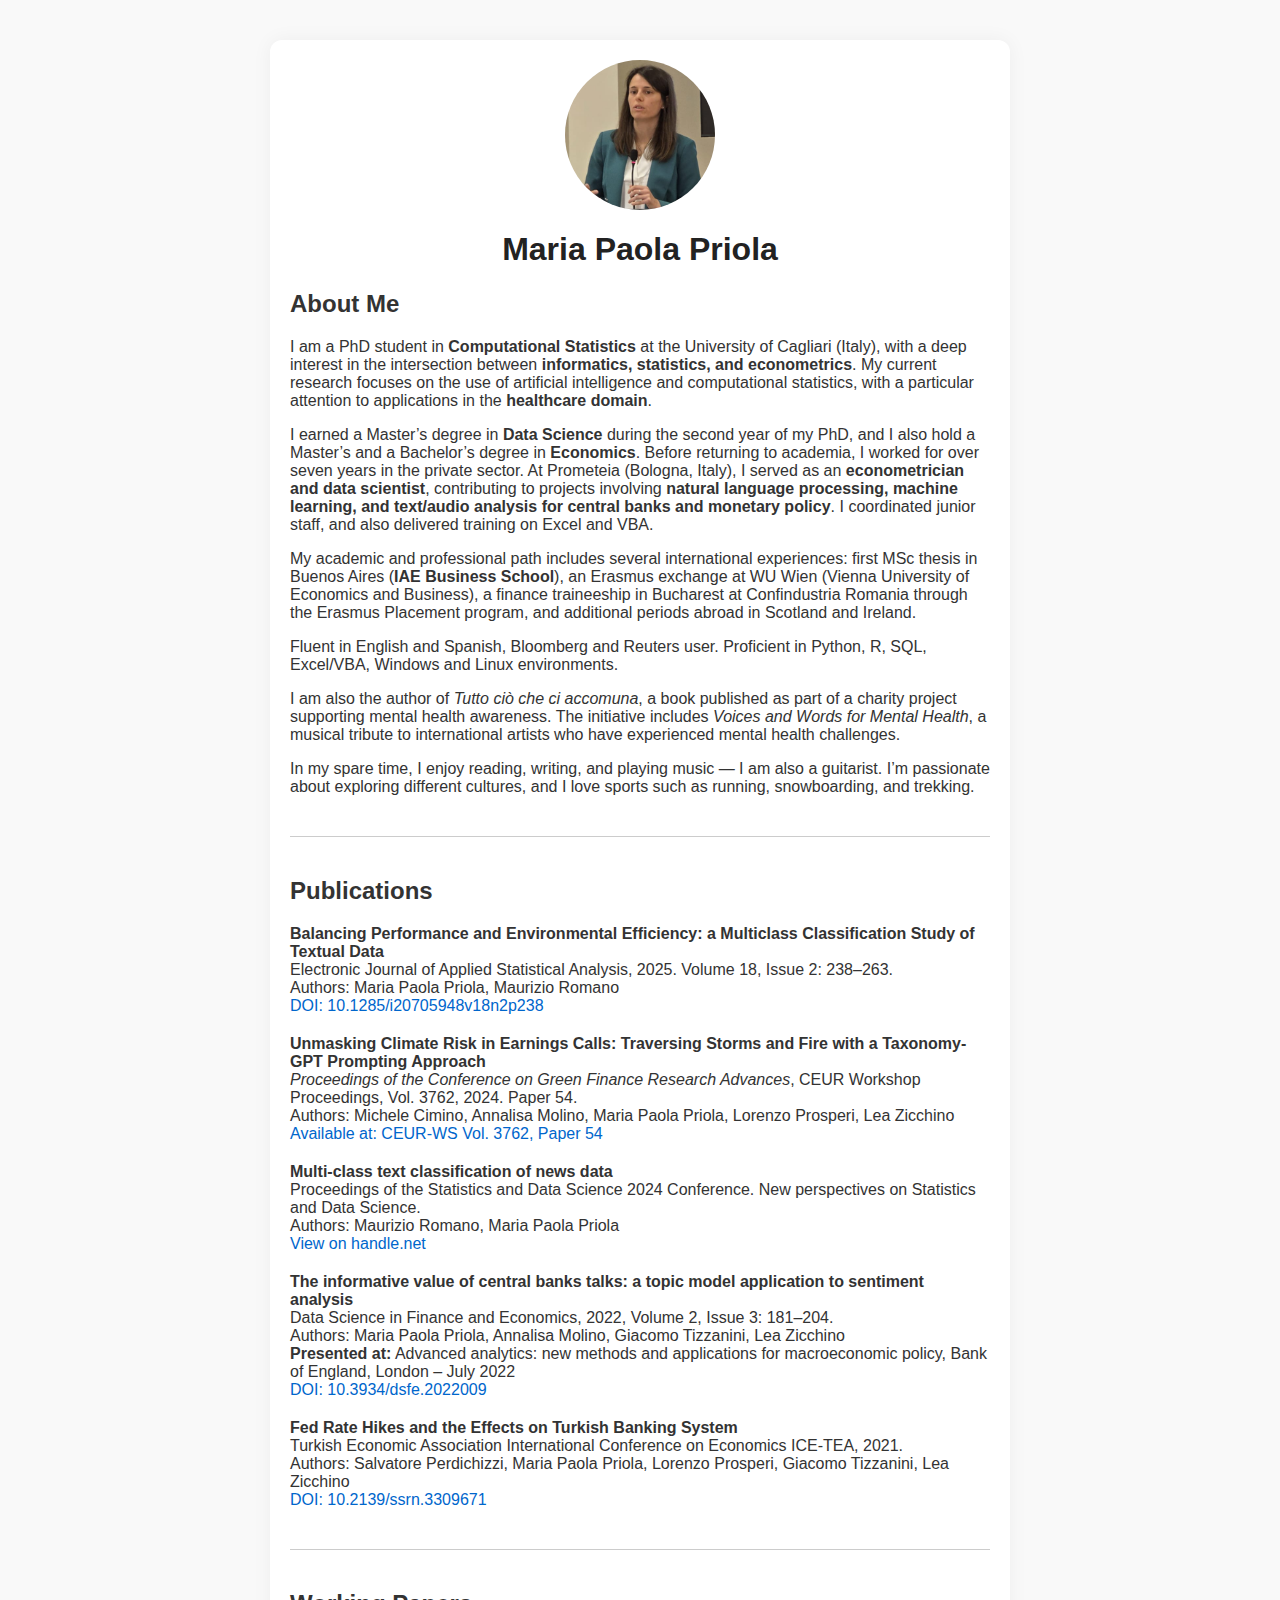
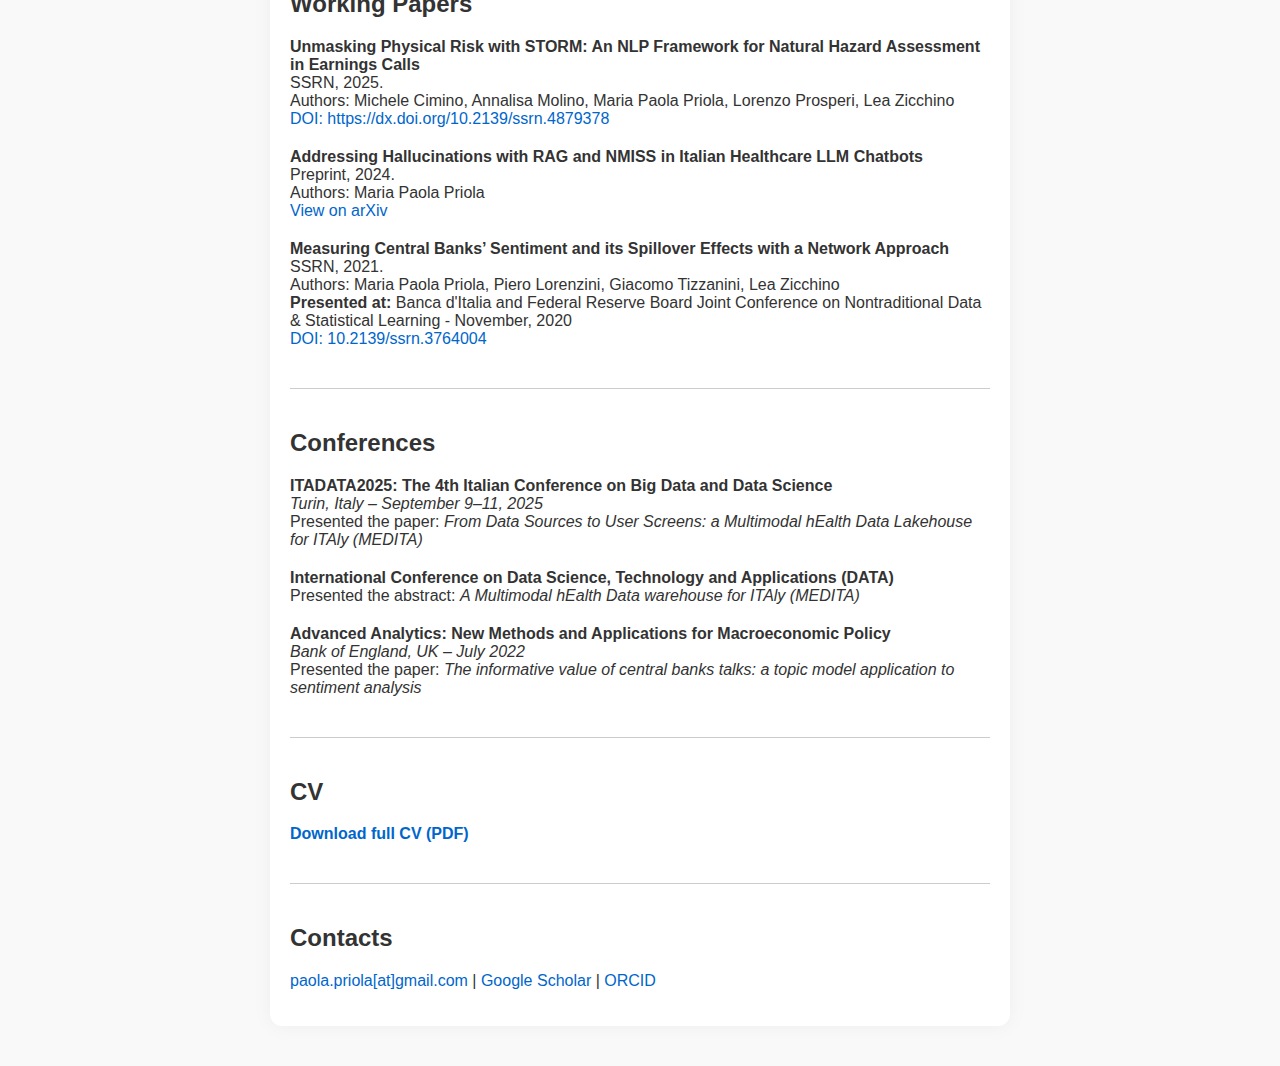
<file: index.html>
<!DOCTYPE html>
<html lang="en">
<head>
    <meta charset="UTF-8">
    <title>Maria Paola Priola</title>
    <link rel="stylesheet" href="style.css">
</head>
<body>
    <div class="container">
        <img src="foto_linkedin.jpg" alt="Maria Paola Priola" class="profile-pic">
        <h1>Maria Paola Priola</h1>
		
		<h2>About Me</h2>
		
        <p>I am a PhD student in <strong>Computational Statistics</strong> at the University of Cagliari (Italy), with a deep interest in the intersection between <strong>informatics, statistics, and econometrics</strong>. My current research focuses on the use of artificial intelligence and computational statistics, with a particular attention to applications in the <strong>healthcare domain</strong>.</p>
        <p>I earned a Master’s degree in <strong>Data Science</strong> during the second year of my PhD, and I also hold a Master’s and a Bachelor’s degree in <strong>Economics</strong>. Before returning to academia, I worked for over seven years in the private sector. At Prometeia (Bologna, Italy), I served as an <strong>econometrician and data scientist</strong>, contributing to projects involving <strong>natural language processing, machine learning, and text/audio analysis for central banks and monetary policy</strong>. I coordinated junior staff, and also delivered training on Excel and VBA.</p>
        <p>My academic and professional path includes several international experiences: first MSc thesis in Buenos Aires (<strong>IAE Business School</strong>), an Erasmus exchange at WU Wien (Vienna University of Economics and Business), a finance traineeship in Bucharest at Confindustria Romania through the Erasmus Placement program, and additional periods abroad in Scotland and Ireland.</p>
		<p>Fluent in English and Spanish, Bloomberg and Reuters user. Proficient in Python, R, SQL, Excel/VBA, Windows and Linux environments.</p>
        <p>I am also the author of <em>Tutto ciò che ci accomuna</em>, a book published as part of a charity project supporting mental health awareness. The initiative includes <em>Voices and Words for Mental Health</em>, a musical tribute to international artists who have experienced mental health challenges.</p>
		<p>In my spare time, I enjoy reading, writing, and playing music — I am also a guitarist. I’m passionate about exploring different cultures, and I love sports such as running, snowboarding, and trekking.</p>
		
		<hr style="margin: 40px 0; border: none; border-top: 1px solid #ccc;">
      
<h2>Publications</h2>
	<ul>
		<li>
			<strong>Balancing Performance and Environmental Efficiency: a Multiclass Classification Study of Textual Data</strong><br>
			Electronic Journal of Applied Statistical Analysis, 2025. Volume 18, Issue 2: 238–263.<br>
			Authors: Maria Paola Priola, Maurizio Romano<br>
			<a href="https://dx.doi.org/10.1285/i20705948v18n2p238">DOI: 10.1285/i20705948v18n2p238</a>
		</li>
		<li>
			<strong>Unmasking Climate Risk in Earnings Calls: Traversing Storms and Fire with a Taxonomy-GPT Prompting Approach</strong><br>
			<em>Proceedings of the Conference on Green Finance Research Advances</em>, CEUR Workshop Proceedings, Vol. 3762, 2024. Paper 54.<br>
			Authors: Michele Cimino, Annalisa Molino, Maria Paola Priola, Lorenzo Prosperi, Lea Zicchino<br>
			<a href="https://ceur-ws.org/Vol-3762/546.pdf">Available at: CEUR-WS Vol. 3762, Paper 54</a>
		</li>
		<li>
			<strong>Multi-class text classification of news data</strong><br>
			Proceedings of the Statistics and Data Science 2024 Conference. New perspectives on Statistics and Data Science.<br>
			Authors: Maurizio Romano, Maria Paola Priola<br>
			<a href="https://hdl.handle.net/11584/420444">View on handle.net</a>
		</li>
		<li>
			<strong>The informative value of central banks talks: a topic model application to sentiment analysis</strong><br>
			Data Science in Finance and Economics, 2022, Volume 2, Issue 3: 181–204.<br>
			Authors: Maria Paola Priola, Annalisa Molino, Giacomo Tizzanini, Lea Zicchino<br>
			<strong>Presented at:</strong> Advanced analytics: new methods and applications for macroeconomic policy, Bank of England, London – July 2022<br>
			<a href="https://doi.org/10.3934/dsfe.2022009">DOI: 10.3934/dsfe.2022009</a>
		</li>
		<li>
			<strong>Fed Rate Hikes and the Effects on Turkish Banking System</strong><br>
			Turkish Economic Association International Conference on Economics ICE-TEA, 2021.<br>
			Authors: Salvatore Perdichizzi, Maria Paola Priola, Lorenzo Prosperi, Giacomo Tizzanini, Lea Zicchino<br>
			<a href="https://doi.org/10.2139/ssrn.3309671">DOI: 10.2139/ssrn.3309671</a>
		</li>
	</ul>

		
	<hr style="margin: 40px 0; border: none; border-top: 1px solid #ccc;">

		<h2>Working Papers</h2>
		<ul>
			<li>
                <strong>Unmasking Physical Risk with STORM: An NLP Framework for Natural Hazard Assessment in Earnings Calls</strong><br>
				 SSRN, 2025.<br>
                Authors: Michele Cimino, Annalisa Molino, Maria Paola Priola, Lorenzo Prosperi, Lea Zicchino<br>
                <a href="https://ssrn.com/abstract=4879378">DOI: https://dx.doi.org/10.2139/ssrn.4879378</a>
            </li>
			
			<li>
                <strong>Addressing Hallucinations with RAG and NMISS in Italian Healthcare LLM Chatbots</strong><br>
                Preprint, 2024.<br>
                Authors: Maria Paola Priola<br>
                <a href="https://arxiv.org/abs/2412.04235">View on arXiv</a>
            </li>
			
			 <li>
                <strong>Measuring Central Banks’ Sentiment and its Spillover Effects with a Network Approach</strong><br>
                SSRN, 2021.<br>
                Authors: Maria Paola Priola, Piero Lorenzini, Giacomo Tizzanini, Lea Zicchino<br>
				<strong>Presented at:</strong> Banca d'Italia and Federal Reserve Board Joint Conference on Nontraditional Data & Statistical Learning - November, 2020 <br>
                <a href="https://doi.org/10.2139/ssrn.3764004">DOI: 10.2139/ssrn.3764004</a>
            </li>
		</ul>

	<hr style="margin: 40px 0; border: none; border-top: 1px solid #ccc;">
	
	<h2>Conferences</h2>
		<ul>
			<li>
				<strong>ITADATA2025: The 4th Italian Conference on Big Data and Data Science</strong><br>
				<em>Turin, Italy – September 9–11, 2025</em><br>
				Presented the paper: <em>From Data Sources to User Screens: a Multimodal hEalth Data Lakehouse for ITAly (MEDITA)</em>
			</li>
			
			<li>
				<strong>International Conference on Data Science, Technology and Applications (DATA)</strong><br>
				Presented the abstract: <em>A Multimodal hEalth Data warehouse for ITAly (MEDITA)</em>
			</li>
			
			<li>
				<strong>Advanced Analytics: New Methods and Applications for Macroeconomic Policy</strong><br>
				<em>Bank of England, UK – July 2022</em><br>
				Presented the paper: <em>The informative value of central banks talks: a topic model application to sentiment analysis</em>
			</li>
		</ul>

	
		<hr style="margin: 40px 0; border: none; border-top: 1px solid #ccc;">

<h2>CV</h2>

	<p><strong><a href="CV_ENG.pdf" target="_blank">Download full CV (PDF)</a></strong></p>
	

	<hr style="margin: 40px 0; border: none; border-top: 1px solid #ccc;">	
	
<h2>Contacts</h2>
		<p>
			<a href="mailto:paola.priola[at]gmail.com">paola.priola[at]gmail.com</a> |
			<a href="https://scholar.google.it/citations?user=A-4bn-UAAAAJ&hl=it" target="_blank">Google Scholar</a> |
			<a href="https://orcid.org/0009-0002-4076-0103" target="_blank">ORCID</a>
		</p>
</footer>

    </div>
</body>
</html>
</file>
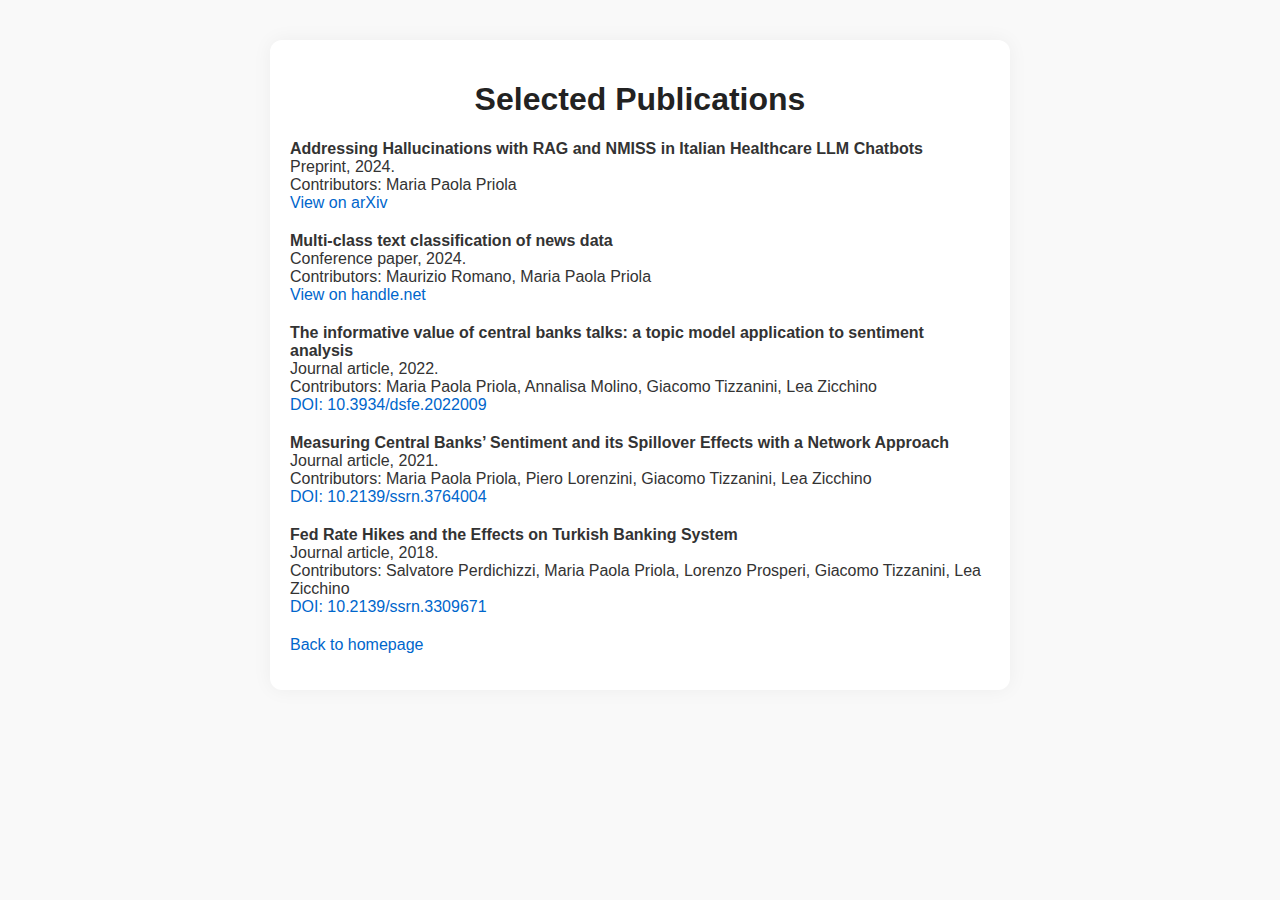
<file: publications.html>
<!DOCTYPE html>
<html lang="en">
<head>
    <meta charset="UTF-8">
    <title>Publications - Maria Paola Priola</title>
    <link rel="stylesheet" href="style.css">
</head>
<body>
    <div class="container">
        <h1>Selected Publications</h1>
        <ul>
            <li>
                <strong>Addressing Hallucinations with RAG and NMISS in Italian Healthcare LLM Chatbots</strong><br>
                Preprint, 2024.<br>
                Contributors: Maria Paola Priola<br>
                <a href="https://arxiv.org/abs/2412.04235">View on arXiv</a>
            </li>
            <li>
                <strong>Multi-class text classification of news data</strong><br>
                Conference paper, 2024.<br>
                Contributors: Maurizio Romano, Maria Paola Priola<br>
                <a href="https://hdl.handle.net/11584/420444">View on handle.net</a>
            </li>
            <li>
                <strong>The informative value of central banks talks: a topic model application to sentiment analysis</strong><br>
                Journal article, 2022.<br>
                Contributors: Maria Paola Priola, Annalisa Molino, Giacomo Tizzanini, Lea Zicchino<br>
                <a href="https://doi.org/10.3934/dsfe.2022009">DOI: 10.3934/dsfe.2022009</a>
            </li>
            <li>
                <strong>Measuring Central Banks’ Sentiment and its Spillover Effects with a Network Approach</strong><br>
                Journal article, 2021.<br>
                Contributors: Maria Paola Priola, Piero Lorenzini, Giacomo Tizzanini, Lea Zicchino<br>
                <a href="https://doi.org/10.2139/ssrn.3764004">DOI: 10.2139/ssrn.3764004</a>
            </li>
            <li>
                <strong>Fed Rate Hikes and the Effects on Turkish Banking System</strong><br>
                Journal article, 2018.<br>
                Contributors: Salvatore Perdichizzi, Maria Paola Priola, Lorenzo Prosperi, Giacomo Tizzanini, Lea Zicchino<br>
                <a href="https://doi.org/10.2139/ssrn.3309671">DOI: 10.2139/ssrn.3309671</a>
            </li>
        </ul>
        <p><a href="index.html">Back to homepage</a></p>
    </div>
</body>
</html>
</file>
<file: style.css>
body {
    font-family: Arial, sans-serif;
    background: #f9f9f9;
    color: #333;
    margin: 0;
    padding: 0;
}
.container {
    width: 90%;
    max-width: 700px;
    margin: 40px auto;
    padding: 20px;
    background: #fff;
    border-radius: 12px;
    box-shadow: 0 0 20px rgba(0,0,0,0.05);
}
.profile-pic {
    width: 150px;
    height: 150px;
    border-radius: 50%;
    display: block;
    margin: 0 auto 20px;
}
h1 {
    text-align: center;
    color: #222;
}
ul {
    list-style-type: none;
    padding-left: 0;
}
ul li {
    margin-bottom: 20px;
}
a {
    color: #0066cc;
    text-decoration: none;
}
a:hover {
    text-decoration: underline;
}
footer {
    margin-top: 40px;
    text-align: center;
    font-size: 0.9em;
}
</file>
